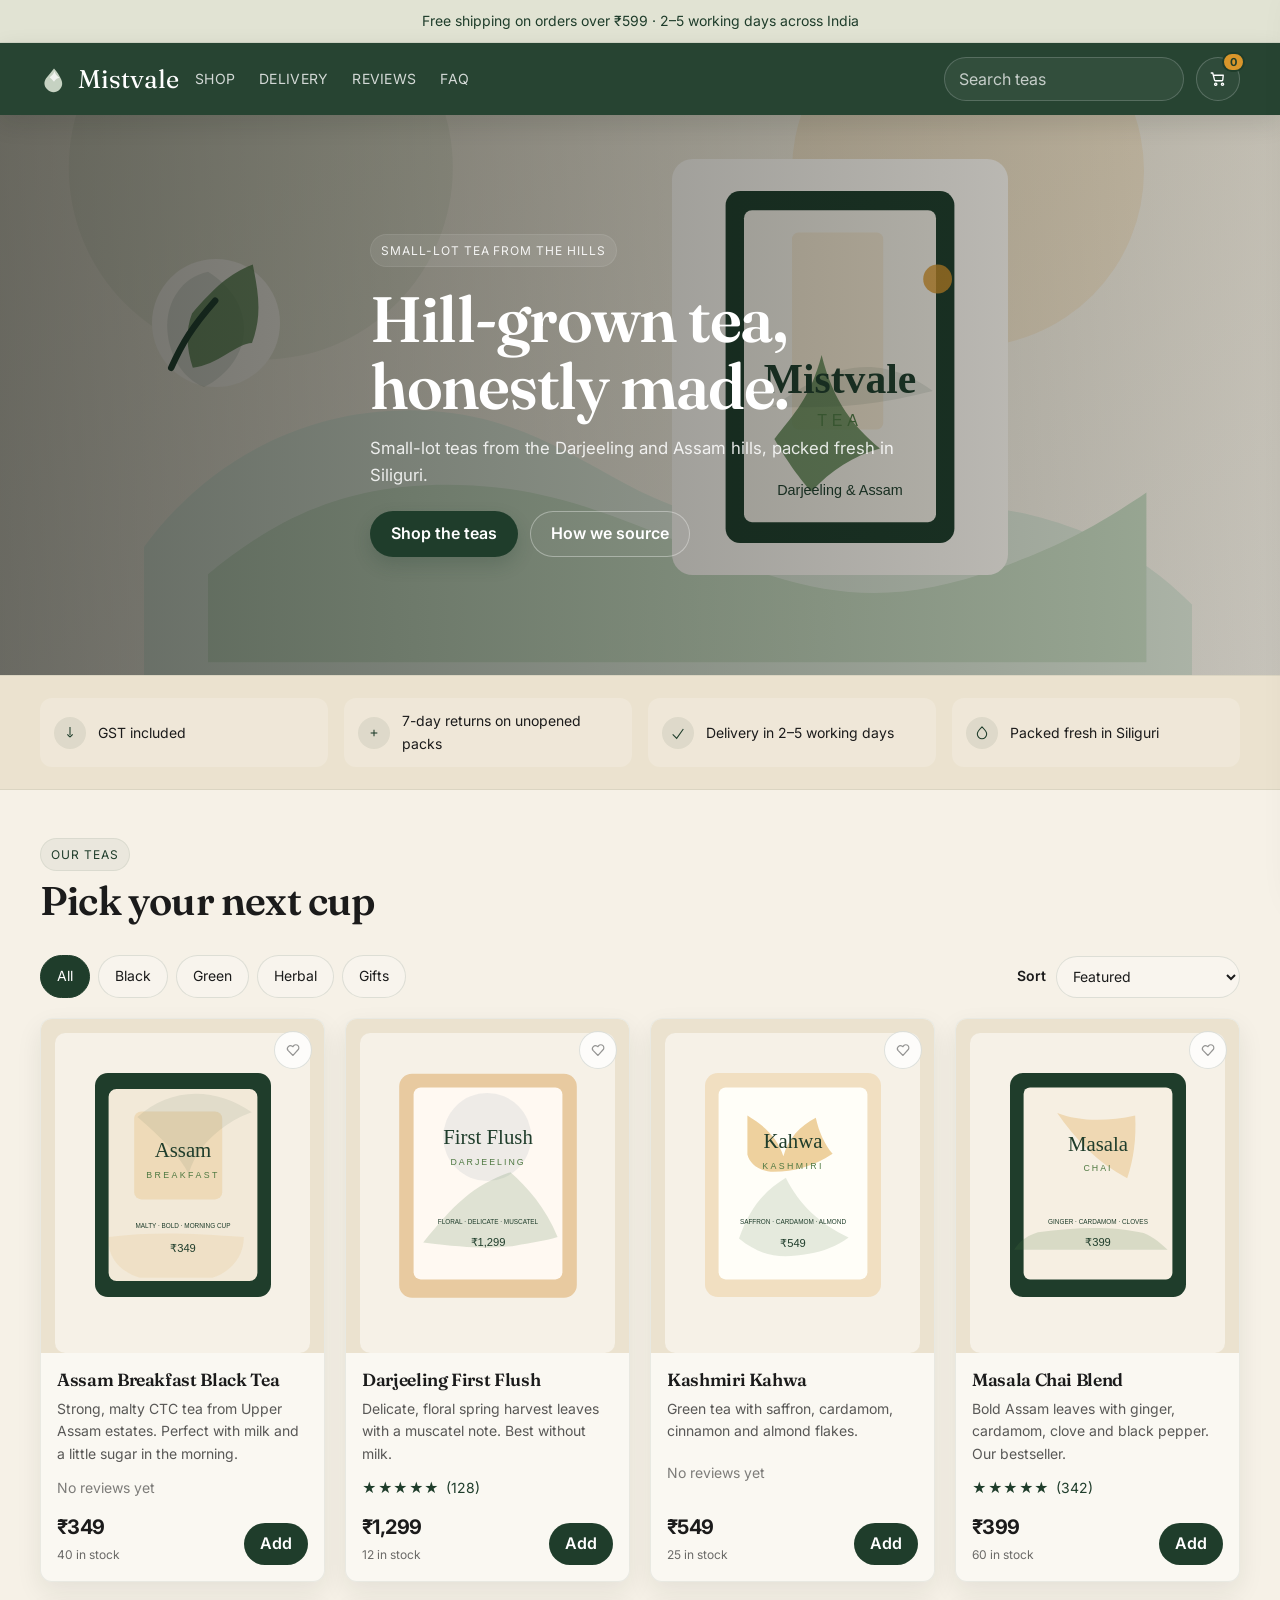
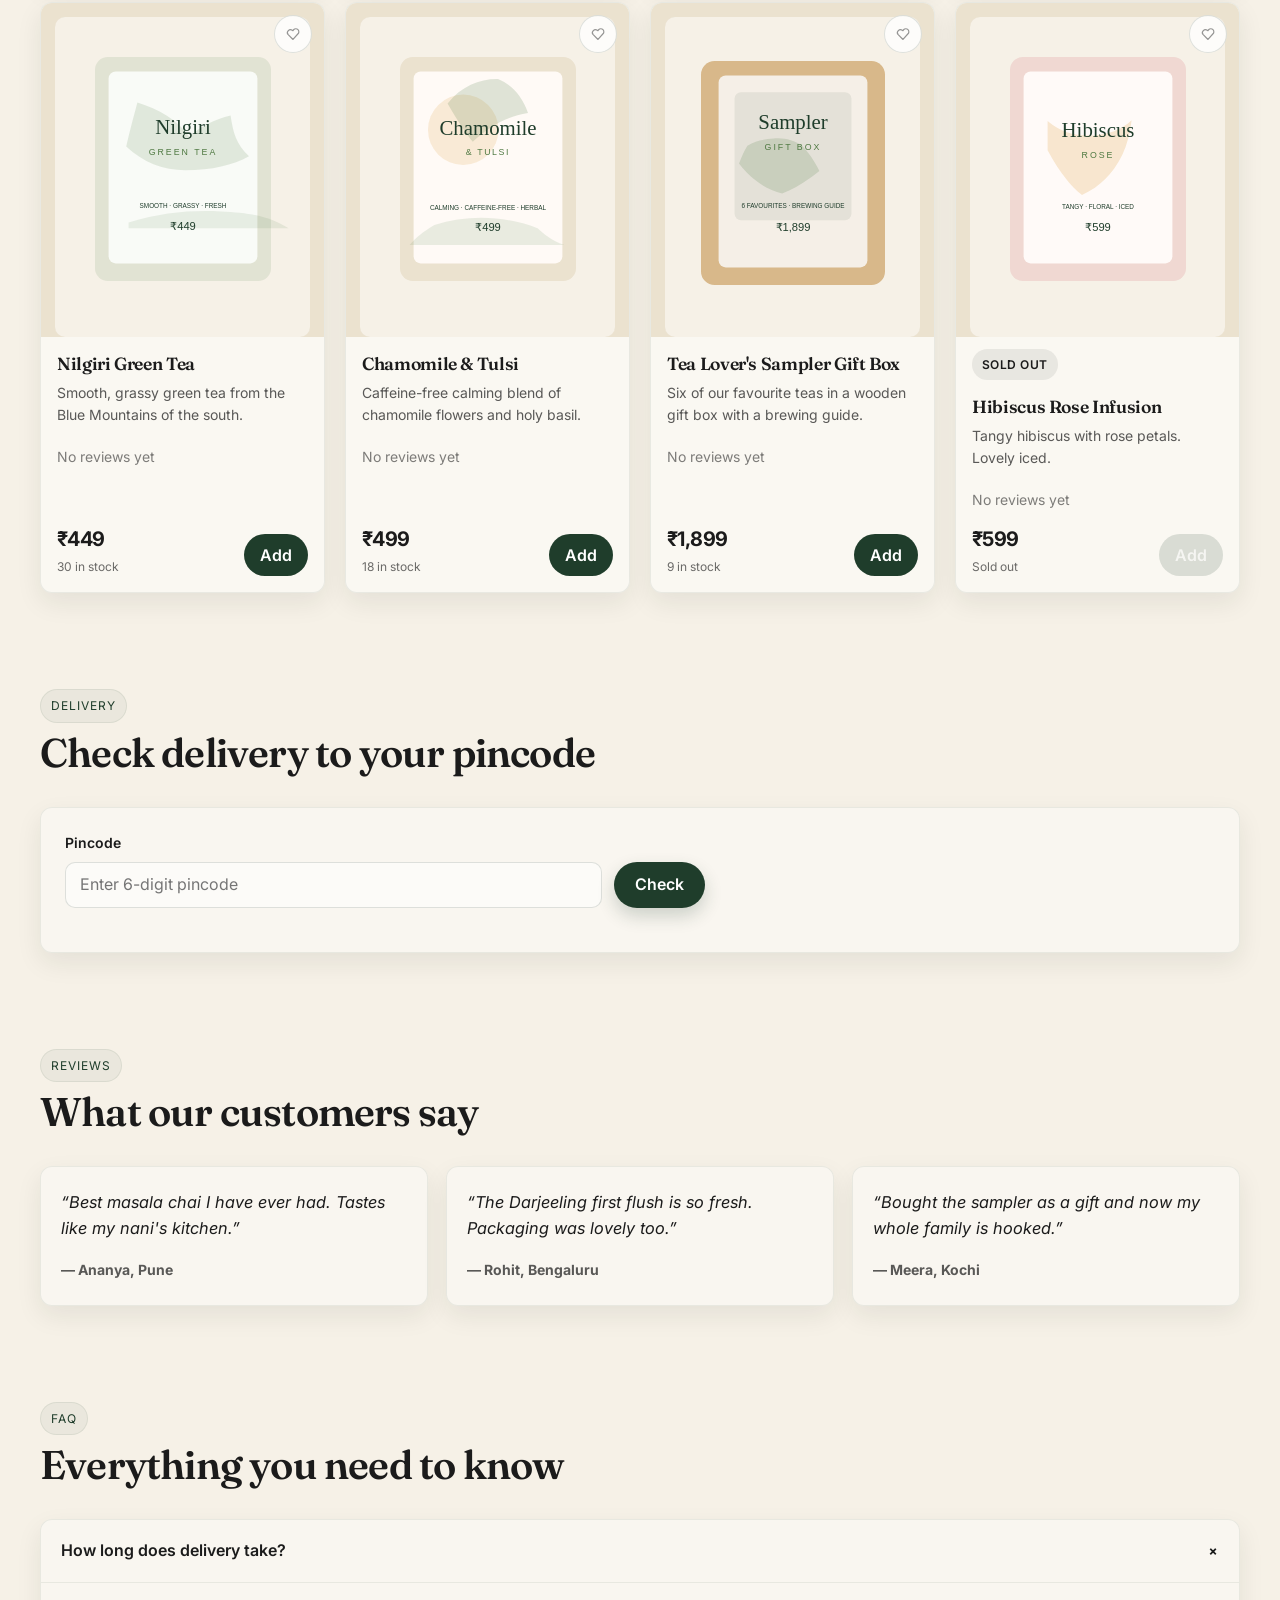
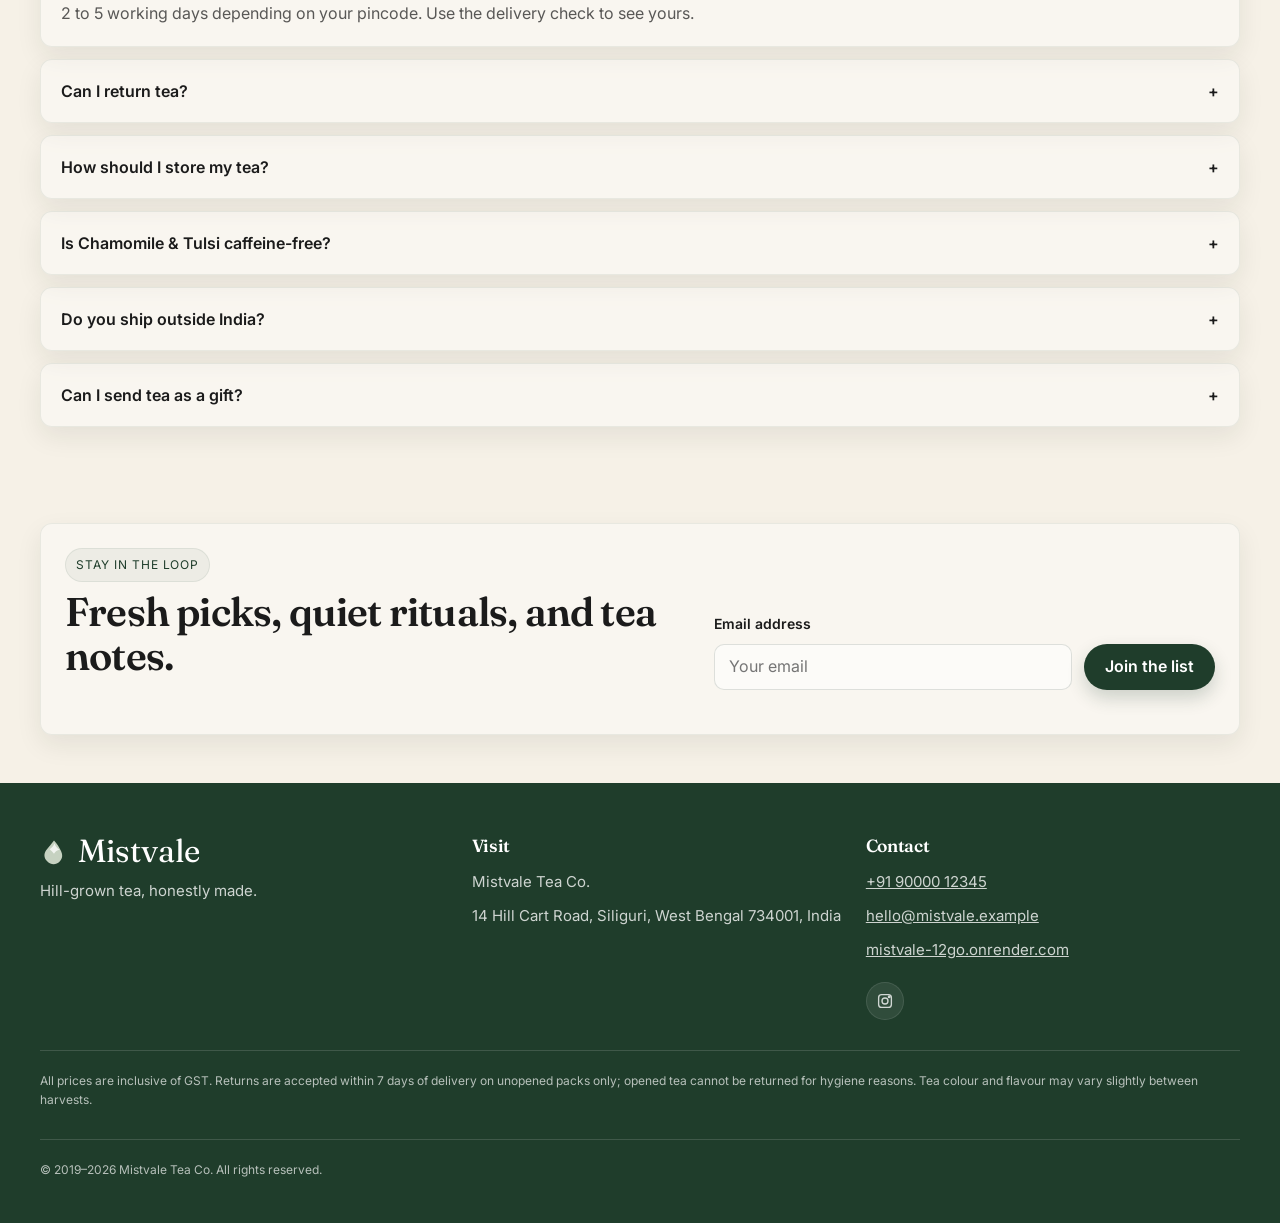
<file: index.html>
﻿<!DOCTYPE html>
<html lang="en">
<head>
  <meta charset="utf-8">
  <meta name="viewport" content="width=device-width, initial-scale=1">
  <title>Mistvale Tea Co. — Hill-grown tea from Darjeeling & Assam</title>
  <meta name="description" content="Mistvale Tea Co. brings small-lot, hill-grown teas from Darjeeling and Assam to your cup. Discover black, green, herbal and gift blends made with care.">
  <link rel="canonical" href="https://mistvale-12go.onrender.com/">
  <meta property="og:type" content="website">
  <meta property="og:title" content="Mistvale Tea Co. — Hill-grown tea from Darjeeling & Assam">
  <meta property="og:description" content="Hill-grown tea, honestly made. Small-lot teas from the Darjeeling and Assam hills, packed fresh in Siliguri.">
  <meta property="og:url" content="https://mistvale-12go.onrender.com/">
  <meta property="og:image" content="https://mistvale-12go.onrender.com/images/hero.svg">
  <meta property="og:site_name" content="Mistvale Tea Co.">
  <meta property="og:locale" content="en_IN">
  <meta name="twitter:card" content="summary_large_image">
  <meta name="twitter:title" content="Mistvale Tea Co. — Hill-grown tea from Darjeeling & Assam">
  <meta name="twitter:description" content="Hill-grown tea, honestly made. Small-lot teas from the Darjeeling and Assam hills, packed fresh in Siliguri.">
  <meta name="twitter:image" content="https://mistvale-12go.onrender.com/images/hero.svg">
  <link rel="preconnect" href="https://fonts.googleapis.com">
  <link rel="preconnect" href="https://fonts.gstatic.com" crossorigin>
  <link rel="stylesheet" href="https://fonts.googleapis.com/css2?family=Fraunces:opsz,wght@9..144,400;9..144,600&family=Inter:wght@400;500;600;700&display=swap">
  <link rel="stylesheet" href="style.css">
</head>
<body>
  <div class="announcement">Free shipping on orders over ₹599 · 2–5 working days across India</div>

  <header class="header">
    <div class="container header-inner">
      <a href="#top" class="brand-mark" aria-label="Mistvale home">
        <svg viewBox="0 0 64 64" aria-hidden="true" focusable="false">
          <path d="M32 8c7 8 12 15 16 24 4 9 4 17-3 24-8 8-20 8-28 0-8-8-9-17-3-26C20 23 26 16 32 8z" fill="currentColor" opacity="0.9"/>
          <path d="M22 28c5-4 9-7 11-14 2 7 6 11 12 15-6 1-10 4-13 9-3-4-7-7-10-10z" fill="rgba(255,255,255,0.75)"/>
        </svg>
        <span>Mistvale</span>
      </a>

      <nav class="header-nav" aria-label="Main navigation">
        <a href="#shop">Shop</a>
        <a href="#delivery">Delivery</a>
        <a href="#reviews">Reviews</a>
        <a href="#faq">FAQ</a>
      </nav>

      <div class="header-tools">
        <label class="sr-only" for="header-search">Search teas</label>
        <input id="header-search" class="head-search" type="search" placeholder="Search teas" aria-label="Search teas">
        <button class="cart-toggle" type="button" id="cart-button" aria-label="Open cart">
          <svg width="18" height="18" viewBox="0 0 24 24" fill="none" aria-hidden="true" stroke="currentColor" stroke-width="1.8" stroke-linecap="round" stroke-linejoin="round"><circle cx="9" cy="19" r="1.5"></circle><circle cx="18" cy="19" r="1.5"></circle><path d="M3 4h2l2.4 9.5a1 1 0 0 0 1 .8h8.9a1 1 0 0 0 1-.76L19 7H7"></path></svg>
          <span class="cart-badge" id="cart-count" aria-live="polite">0</span>
        </button>
      </div>
    </div>
  </header>

  <main id="top">
    <section class="hero" aria-labelledby="hero-title">
      <div class="container hero-content">
        <div class="eyebrow">Small-lot tea from the hills</div>
        <h1 id="hero-title">Hill-grown tea, honestly made.</h1>
        <p>Small-lot teas from the Darjeeling and Assam hills, packed fresh in Siliguri.</p>
        <div class="hero-actions">
          <a class="btn" href="#shop">Shop the teas</a>
          <a class="btn-secondary" href="#about">How we source</a>
        </div>
      </div>
    </section>

    <section class="trust-strip" aria-label="Trust promises">
      <div class="container trust-list">
        <div class="trust-item"><span class="icon-box"><svg width="16" height="16" viewBox="0 0 24 24" fill="none" aria-hidden="true" stroke="currentColor" stroke-width="1.6"><path d="M12 3v12"></path><path d="M12 18l-4-4"></path><path d="M12 18l4-4"></path></svg></span> GST included</div>
        <div class="trust-item"><span class="icon-box"><svg width="16" height="16" viewBox="0 0 24 24" fill="none" aria-hidden="true" stroke="currentColor" stroke-width="1.6"><path d="M7 12h10"></path><path d="M12 7v10"></path></svg></span> 7-day returns on unopened packs</div>
        <div class="trust-item"><span class="icon-box"><svg width="16" height="16" viewBox="0 0 24 24" fill="none" aria-hidden="true" stroke="currentColor" stroke-width="1.6"><path d="M4 14l6 6 10-14"></path></svg></span> Delivery in 2–5 working days</div>
        <div class="trust-item"><span class="icon-box"><svg width="16" height="16" viewBox="0 0 24 24" fill="none" aria-hidden="true" stroke="currentColor" stroke-width="1.6"><path d="M12 3c3.5 3.5 7 6.5 7 10.5A7 7 0 1 1 5 13.5C5 9.5 8.5 6.5 12 3z"></path></svg></span> Packed fresh in Siliguri</div>
      </div>
    </section>

    <section class="section" id="shop">
      <div class="container">
        <div class="shop-header">
          <div>
            <p class="eyebrow" style="background: rgba(31,61,43,0.05); color: var(--tea-green); border-color: rgba(31,61,43,0.08); margin-bottom: 8px;">Our teas</p>
            <h2>Pick your next cup</h2>
          </div>
        </div>

        <div class="shop-controls">
          <div class="chip-row" id="category-filters" aria-label="Shop filters">
            <button class="chip active" type="button" data-category="all">All</button>
            <button class="chip" type="button" data-category="Black">Black</button>
            <button class="chip" type="button" data-category="Green">Green</button>
            <button class="chip" type="button" data-category="Herbal">Herbal</button>
            <button class="chip" type="button" data-category="Gifts">Gifts</button>
          </div>

          <div class="sort-wrap">
            <label for="sort-select">Sort</label>
            <select id="sort-select" aria-label="Sort products">
              <option value="featured">Featured</option>
              <option value="low">Price: low to high</option>
              <option value="high">Price: high to low</option>
              <option value="name">Name</option>
            </select>
          </div>
        </div>

        <div class="product-grid" id="product-grid" aria-live="polite"></div>
        <div id="empty-state" class="empty-state" hidden>No teas match that search yet. Try another blend or reset the filters.</div>
      </div>
    </section>

    <section class="section" id="delivery">
      <div class="container">
        <div class="shop-header">
          <div>
            <p class="eyebrow" style="background: rgba(31,61,43,0.05); color: var(--tea-green); border-color: rgba(31,61,43,0.08); margin-bottom: 8px;">Delivery</p>
            <h2>Check delivery to your pincode</h2>
          </div>
        </div>

        <div class="panel">
          <div class="delivery-box">
            <div class="field">
              <label for="delivery-pin">Pincode</label>
              <input id="delivery-pin" type="text" inputmode="numeric" maxlength="6" aria-describedby="delivery-result" placeholder="Enter 6-digit pincode">
            </div>
            <button class="btn" id="check-pin" type="button">Check</button>
          </div>
          <div id="delivery-result" class="delivery-result" aria-live="polite" role="status"></div>
        </div>
      </div>
    </section>

    <section class="section" id="reviews">
      <div class="container">
        <div class="shop-header">
          <div>
            <p class="eyebrow" style="background: rgba(31,61,43,0.05); color: var(--tea-green); border-color: rgba(31,61,43,0.08); margin-bottom: 8px;">Reviews</p>
            <h2>What our customers say</h2>
          </div>
        </div>

        <div class="reviews-grid">
          <article class="review-card">
            <p>“Best masala chai I have ever had. Tastes like my nani's kitchen.”</p>
            <strong>— Ananya, Pune</strong>
          </article>
          <article class="review-card">
            <p>“The Darjeeling first flush is so fresh. Packaging was lovely too.”</p>
            <strong>— Rohit, Bengaluru</strong>
          </article>
          <article class="review-card">
            <p>“Bought the sampler as a gift and now my whole family is hooked.”</p>
            <strong>— Meera, Kochi</strong>
          </article>
        </div>
      </div>
    </section>

    <section class="section" id="faq">
      <div class="container">
        <div class="shop-header">
          <div>
            <p class="eyebrow" style="background: rgba(31,61,43,0.05); color: var(--tea-green); border-color: rgba(31,61,43,0.08); margin-bottom: 8px;">FAQ</p>
            <h2>Everything you need to know</h2>
          </div>
        </div>

        <div class="faq-list">
          <details class="faq-item" open>
            <summary><span>How long does delivery take?</span><span aria-hidden="true">+</span></summary>
            <div class="faq-answer">2 to 5 working days depending on your pincode. Use the delivery check to see yours.</div>
          </details>
          <details class="faq-item">
            <summary><span>Can I return tea?</span><span aria-hidden="true">+</span></summary>
            <div class="faq-answer">Unopened packs can be returned within 7 days of delivery. Opened tea cannot be returned for hygiene reasons.</div>
          </details>
          <details class="faq-item">
            <summary><span>How should I store my tea?</span><span aria-hidden="true">+</span></summary>
            <div class="faq-answer">In an airtight container, away from light, heat and strong smells. It tastes best within 6 months of opening.</div>
          </details>
          <details class="faq-item">
            <summary><span>Is Chamomile &amp; Tulsi caffeine-free?</span><span aria-hidden="true">+</span></summary>
            <div class="faq-answer">Yes, it is a caffeine-free herbal blend.</div>
          </details>
          <details class="faq-item">
            <summary><span>Do you ship outside India?</span><span aria-hidden="true">+</span></summary>
            <div class="faq-answer">Not yet. We currently deliver within India only.</div>
          </details>
          <details class="faq-item">
            <summary><span>Can I send tea as a gift?</span><span aria-hidden="true">+</span></summary>
            <div class="faq-answer">Yes. The Tea Lover's Sampler comes in a wooden gift box with a brewing guide.</div>
          </details>
        </div>
      </div>
    </section>

    <section class="section" id="newsletter">
      <div class="container">
        <div class="newsletter-wrap">
          <div class="newsletter-inner">
            <div>
              <p class="eyebrow" style="background: rgba(31,61,43,0.05); color: var(--tea-green); border-color: rgba(31,61,43,0.08); margin-bottom: 8px;">Stay in the loop</p>
              <h2>Fresh picks, quiet rituals, and tea notes.</h2>
            </div>
            <form class="newsletter-form" id="newsletter-form" novalidate>
              <div class="field newsletter-field">
                <label for="newsletter-email">Email address</label>
                <input id="newsletter-email" type="email" placeholder="Your email" aria-describedby="newsletter-message">
              </div>
              <button class="btn" type="submit">Join the list</button>
            </form>
          </div>
          <div id="newsletter-message" class="form-message" aria-live="polite"></div>
        </div>
      </div>
    </section>
  </main>

  <footer class="footer">
    <div class="container">
      <div class="footer-grid">
        <div class="footer-brand">
          <div class="brand-mark" aria-label="Mistvale Tea Co.">
            <svg viewBox="0 0 64 64" aria-hidden="true" focusable="false">
              <path d="M32 8c7 8 12 15 16 24 4 9 4 17-3 24-8 8-20 8-28 0-8-8-9-17-3-26C20 23 26 16 32 8z" fill="currentColor" opacity="0.9"/>
              <path d="M22 28c5-4 9-7 11-14 2 7 6 11 12 15-6 1-10 4-13 9-3-4-7-7-10-10z" fill="rgba(255,255,255,0.75)"/>
            </svg>
            <span>Mistvale</span>
          </div>
          <p>Hill-grown tea, honestly made.</p>
        </div>

        <div class="footer-col">
          <h3>Visit</h3>
          <p>Mistvale Tea Co.</p>
          <p>14 Hill Cart Road, Siliguri, West Bengal 734001, India</p>
        </div>

        <div class="footer-col">
          <h3>Contact</h3>
          <p><a href="tel:+919000012345">+91 90000 12345</a></p>
          <p><a href="mailto:hello@mistvale.example">hello@mistvale.example</a></p>
          <p><a href="https://mistvale-12go.onrender.com" target="_blank" rel="noreferrer">mistvale-12go.onrender.com</a></p>
          <div class="footer-socials">
            <a class="social-link" href="https://instagram.com/mistvale.example" aria-label="Mistvale on Instagram">
              <svg width="18" height="18" viewBox="0 0 24 24" fill="none" aria-hidden="true" stroke="currentColor" stroke-width="1.8"><rect x="3.5" y="3.5" width="17" height="17" rx="4"></rect><circle cx="12" cy="12" r="4"></circle><circle cx="17.5" cy="6.5" r="1"></circle></svg>
            </a>
          </div>
        </div>
      </div>

      <p class="legal">All prices are inclusive of GST. Returns are accepted within 7 days of delivery on unopened packs only; opened tea cannot be returned for hygiene reasons. Tea colour and flavour may vary slightly between harvests.</p>
      <p class="legal">© 2019–2026 Mistvale Tea Co. All rights reserved.</p>
    </div>
  </footer>

  <div class="cart-overlay" id="cart-overlay" aria-hidden="true"></div>

  <aside class="cart-drawer" id="cart-drawer" aria-label="Shopping cart" aria-live="polite">
    <div class="cart-header">
      <h3>Your cart</h3>
      <button class="icon-button" type="button" aria-label="Close cart" id="close-cart" style="width:36px;height:36px;border:none;border-radius:50%;background:rgba(31,61,43,0.08);color:var(--ink);font-size:1.5rem;line-height:1;">×</button>
    </div>
    <div class="cart-body">
      <div id="cart-items"></div>
    </div>
    <div class="cart-footer">
      <div class="cart-totals" id="cart-totals"></div>
      <div class="coupon-form">
        <label class="sr-only" for="coupon-input">Coupon code</label>
        <input id="coupon-input" type="text" placeholder="Coupon code">
        <button class="btn" id="apply-coupon" type="button">Apply</button>
      </div>
      <p class="shipping-alert" id="shipping-alert"></p>
      <button class="btn" id="checkout-button" type="button">Checkout</button>
    </div>
  </aside>

  <div class="quickview" id="quickview" aria-hidden="true">
    <div class="quickview-card" role="dialog" aria-modal="true" aria-label="Quick view product">
      <button class="quickview-close" type="button" id="close-quickview" aria-label="Close product quick view">×</button>
      <div class="quickview-grid" id="quickview-content"></div>
    </div>
  </div>

  <div id="toast" class="toast" aria-live="polite" role="status"></div>

  <form id="checkout-form" action="https://mistvale.example/cart/checkout" method="POST" style="display:none;">
    <input type="hidden" name="items">
    <input type="hidden" name="coupon">
  </form>

  <script src="script.js" defer></script>
</body>
</html>
</file>
<file: style.css>
:root {
  --tea-green: #1f3d2b;
  --leaf: #4f7942;
  --cream: #f6f1e7;
  --parchment: #ebe2cf;
  --saffron: #d9962b;
  --ink: #1b1b1b;
  --error: #b3261e;
  --muted: rgba(27, 27, 27, 0.72);
  --line: rgba(31, 61, 43, 0.12);
  --shadow: 0 10px 26px rgba(24, 32, 25, 0.08);
  --radius: 12px;
  --max-width: 1200px;
  --transition-duration: 220ms;
}

* { box-sizing: border-box; }

html { scroll-behavior: smooth; }

body {
  margin: 0;
  background: var(--cream);
  color: var(--ink);
  font-family: 'Inter', Arial, sans-serif;
  font-size: 16px;
  line-height: 1.6;
  text-rendering: optimizeLegibility;
  -webkit-font-smoothing: antialiased;
}

img { max-width: 100%; display: block; }

a { color: inherit; }
button, input, select { font: inherit; }
button { cursor: pointer; }
input, select { border: 1px solid var(--line); border-radius: 10px; background: #fff; color: var(--ink); }
[disabled] { cursor: not-allowed; opacity: 0.6; }

h1, h2, h3, h4 { margin: 0 0 12px; font-family: 'Fraunces', Georgia, serif; font-weight: 600; letter-spacing: -0.02em; }
h1 { font-size: clamp(40px, 6vw, 64px); line-height: 1.05; }
h2 { font-size: clamp(28px, 4vw, 40px); line-height: 1.1; }
h3 { font-size: 22px; line-height: 1.2; }
p { margin: 0 0 16px; }

.container {
  width: min(var(--max-width), calc(100% - 32px));
  margin: 0 auto;
}

.sr-only {
  position: absolute;
  width: 1px;
  height: 1px;
  padding: 0;
  margin: -1px;
  overflow: hidden;
  clip: rect(0, 0, 0, 0);
  white-space: nowrap;
  border: 0;
}

.announcement {
  background: rgba(79, 121, 66, 0.12);
  border-bottom: 1px solid rgba(31, 61, 43, 0.08);
  color: var(--tea-green);
  font-size: 14px;
  text-align: center;
  padding: 10px 16px;
}

.header {
  position: sticky;
  top: 0;
  z-index: 30;
  background: rgba(31, 61, 43, 0.96);
  backdrop-filter: blur(8px);
  color: #fff;
  box-shadow: 0 8px 24px rgba(16, 22, 19, 0.12);
}

.header-inner {
  display: flex;
  align-items: center;
  justify-content: space-between;
  min-height: 72px;
  gap: 16px;
}

.brand-mark {
  display: inline-flex;
  align-items: center;
  gap: 10px;
  color: #fff;
  text-decoration: none;
  font-family: 'Fraunces', Georgia, serif;
  font-size: 1.6rem;
  line-height: 1;
}

.brand-mark svg {
  width: 28px;
  height: 28px;
  color: #d8e2d2;
}

.header-nav {
  display: flex;
  align-items: center;
  gap: 24px;
  color: rgba(255, 255, 255, 0.8);
  font-size: 14px;
  letter-spacing: 0.02em;
  text-transform: uppercase;
}

.header-nav a {
  text-decoration: none;
  transition: color var(--transition-duration) ease;
}

.header-nav a:hover,
.header-nav a:focus-visible { color: #fff; }

.header-tools {
  display: flex;
  align-items: center;
  gap: 12px;
  margin-left: auto;
}

.search-trigger {
  display: inline-flex;
  align-items: center;
  justify-content: center;
  width: 44px;
  height: 44px;
  border-radius: 999px;
  border: 1px solid rgba(255, 255, 255, 0.2);
  background: rgba(255, 255, 255, 0.04);
  color: #fff;
  transition: background-color var(--transition-duration) ease, transform var(--transition-duration) ease, border-color var(--transition-duration) ease;
}

.head-search {
  width: min(240px, 38vw);
  border: 1px solid rgba(255, 255, 255, 0.18);
  background: rgba(255, 255, 255, 0.05);
  color: #fff;
  height: 44px;
  padding: 0 14px;
  border-radius: 999px;
  outline: none;
  transition: border-color var(--transition-duration) ease, box-shadow var(--transition-duration) ease;
}

.head-search::placeholder { color: rgba(255, 255, 255, 0.72); }
.head-search:focus-visible {
  border-color: var(--saffron);
  box-shadow: 0 0 0 2px rgba(217, 150, 43, 0.35);
}

.cart-toggle {
  position: relative;
  width: 44px;
  height: 44px;
  border: 1px solid rgba(255,255,255,0.2);
  border-radius: 50%;
  display: inline-flex;
  align-items: center;
  justify-content: center;
  background: rgba(255,255,255,0.04);
  color: #fff;
  transition: background-color var(--transition-duration) ease, transform var(--transition-duration) ease;
}

.cart-badge {
  position: absolute;
  top: -6px;
  right: -6px;
  min-width: 20px;
  height: 20px;
  border-radius: 999px;
  background: var(--saffron);
  color: var(--tea-green);
  font-size: 11px;
  font-weight: 700;
  display: grid;
  place-items: center;
  padding: 0 6px;
  border: 2px solid var(--tea-green);
}

.header-button:hover,
.cart-toggle:hover,
.search-trigger:hover { transform: translateY(-1px); }

.section {
  padding: 48px 0;
}

.hero {
  position: relative;
  background: url('images/hero.svg') center/cover no-repeat;
  min-height: 560px;
  display: flex;
  align-items: center;
  isolation: isolate;
}

.hero::before {
  content: "";
  position: absolute;
  inset: 0;
  background: linear-gradient(90deg, rgba(9, 14, 12, 0.58), rgba(9, 14, 12, 0.2));
  z-index: -1;
}

.hero-content {
  max-width: 540px;
  color: #fff;
  padding: 48px 0;
}

.eyebrow {
  display: inline-flex;
  align-items: center;
  gap: 8px;
  background: rgba(255,255,255,0.08);
  border: 1px solid rgba(255,255,255,0.08);
  border-radius: 999px;
  padding: 6px 10px;
  color: rgba(255,255,255,0.9);
  font-size: 12px;
  letter-spacing: 0.08em;
  text-transform: uppercase;
  margin-bottom: 18px;
}

.hero p {
  font-size: 1.05rem;
  color: rgba(255,255,255,0.86);
  margin: 16px 0 22px;
}

.hero-actions {
  display: flex;
  flex-wrap: wrap;
  gap: 12px;
  align-items: center;
}

.btn,
.btn-secondary,
.chip,
.qty-button,
.wishlist-btn,
.icon-button {
  transition: background-color var(--transition-duration) ease, border-color var(--transition-duration) ease, color var(--transition-duration) ease, transform var(--transition-duration) ease, box-shadow var(--transition-duration) ease, opacity var(--transition-duration) ease;
}

.btn {
  display: inline-flex;
  align-items: center;
  justify-content: center;
  min-height: 46px;
  padding: 0 20px;
  border: 1px solid transparent;
  border-radius: 999px;
  background: var(--tea-green);
  color: #fff;
  text-decoration: none;
  font-weight: 600;
  box-shadow: 0 8px 18px rgba(31, 61, 43, 0.2);
}

.btn-secondary {
  display: inline-flex;
  align-items: center;
  justify-content: center;
  min-height: 46px;
  padding: 0 20px;
  border: 1px solid rgba(255,255,255,0.35);
  border-radius: 999px;
  background: rgba(255,255,255,0.03);
  color: #fff;
  text-decoration: none;
  font-weight: 600;
}

.btn:hover,
.btn-secondary:hover,
.chip:hover,
.qty-button:hover,
.wishlist-btn:hover,
.icon-button:hover { transform: translateY(-1px); }

.btn:focus-visible,
.btn-secondary:focus-visible,
.chip:focus-visible,
.qty-button:focus-visible,
.wishlist-btn:focus-visible,
.icon-button:focus-visible,
.head-search:focus-visible,
.cart-toggle:focus-visible,
.search-trigger:focus-visible,
input:focus-visible,
select:focus-visible,
summary:focus-visible,
.faq-item:focus-within {
  outline: 2px solid var(--saffron);
  outline-offset: 2px;
}

.btn:active,
.btn-secondary:active,
.chip:active,
.qty-button:active,
.wishlist-btn:active,
.icon-button:active { transform: translateY(0); }

.trust-strip {
  background: var(--parchment);
  border-top: 1px solid rgba(31, 61, 43, 0.08);
  border-bottom: 1px solid rgba(31, 61, 43, 0.08);
}

.trust-list {
  display: grid;
  grid-template-columns: repeat(4, minmax(0, 1fr));
  gap: 16px;
  padding: 22px 0;
}

.trust-item {
  display: flex;
  align-items: center;
  gap: 12px;
  background: rgba(255, 255, 255, 0.18);
  border-radius: var(--radius);
  padding: 12px 14px;
  color: var(--ink);
  font-size: 14px;
}

.icon-box {
  width: 32px;
  height: 32px;
  border-radius: 50%;
  background: rgba(31, 61, 43, 0.08);
  display: grid;
  place-items: center;
  color: var(--tea-green);
  flex-shrink: 0;
}

.shop-header {
  display: flex;
  align-items: end;
  justify-content: space-between;
  gap: 16px;
  margin-bottom: 20px;
}

.shop-controls {
  display: flex;
  flex-wrap: wrap;
  align-items: center;
  justify-content: space-between;
  gap: 16px;
  margin-bottom: 20px;
}

.chip-row {
  display: flex;
  flex-wrap: wrap;
  gap: 8px;
}

.chip {
  border: 1px solid rgba(31, 61, 43, 0.12);
  background: rgba(255,255,255,0.26);
  color: var(--ink);
  border-radius: 999px;
  padding: 9px 16px;
  font-size: 14px;
  min-height: 40px;
}

.chip.active {
  background: var(--tea-green);
  color: #fff;
  border-color: var(--tea-green);
}

.sort-wrap {
  display: flex;
  align-items: center;
  gap: 10px;
  font-size: 14px;
  color: var(--muted);
}

.sort-wrap select {
  min-width: 184px;
  height: 42px;
  padding: 0 12px;
  border-radius: 999px;
  border-color: rgba(31, 61, 43, 0.12);
  background: rgba(255,255,255,0.3);
}

.product-grid {
  display: grid;
  grid-template-columns: repeat(2, minmax(0, 1fr));
  gap: 20px;
  align-items: stretch;
}

.empty-state {
  margin-top: 18px;
  background: rgba(255,255,255,0.38);
  border: 1px solid rgba(31,61,43,0.08);
  border-radius: var(--radius);
  box-shadow: var(--shadow);
  color: var(--muted);
  font-size: 1rem;
  padding: 24px 20px;
  text-align: center;
}

.product-card {
  position: relative;
  display: flex;
  flex-direction: column;
  background: rgba(255,255,255,0.48);
  border: 1px solid rgba(31,61,43,0.08);
  border-radius: var(--radius);
  box-shadow: var(--shadow);
  overflow: hidden;
  transition: transform var(--transition-duration) ease, box-shadow var(--transition-duration) ease;
}

.product-card:hover { transform: translateY(-2px); box-shadow: 0 14px 32px rgba(19, 27, 23, 0.12); }

.wishlist-btn {
  position: absolute;
  top: 12px;
  right: 12px;
  width: 38px;
  height: 38px;
  border: 1px solid rgba(31,61,43,0.14);
  border-radius: 50%;
  background: rgba(255,255,255,0.8);
  color: rgba(27,27,27,0.46);
  display: grid;
  place-items: center;
  z-index: 2;
}

.wishlist-btn[aria-pressed="true"] { color: var(--error); background: rgba(179, 38, 30, 0.08); }

.product-image-wrap {
  background: var(--parchment);
  padding: 14px 14px 0;
}

.product-image {
  width: 100%;
  aspect-ratio: 1;
  object-fit: cover;
  border-radius: 10px;
  cursor: pointer;
  background: rgba(0,0,0,0.03);
}

.badge {
  display: inline-flex;
  align-items: center;
  padding: 6px 10px;
  border-radius: 999px;
  font-size: 12px;
  font-weight: 600;
  letter-spacing: 0.04em;
  text-transform: uppercase;
  background: rgba(31, 61, 43, 0.08);
  color: var(--tea-green);
  margin: 12px 0 0 16px;
  width: fit-content;
}

.badge.sold-out {
  background: rgba(27,27,27,0.08);
  color: var(--ink);
}

.product-body {
  display: flex;
  flex: 1;
  flex-direction: column;
  padding: 16px;
}

.product-meta {
  display: flex;
  justify-content: space-between;
  gap: 12px;
  align-items: center;
  margin-bottom: 8px;
}

.product-name {
  font-size: 1.1rem;
  font-weight: 600;
  font-family: 'Fraunces', Georgia, serif;
  margin: 0;
}

.product-desc {
  color: var(--muted);
  font-size: 14px;
  margin-bottom: 12px;
  min-height: 52px;
}

.rating-row {
  display: flex;
  align-items: center;
  gap: 6px;
  color: var(--tea-green);
  font-size: 14px;
  margin-bottom: 12px;
}

.rating-row .stars { letter-spacing: 0.04em; }
.rating-row.muted { color: rgba(27,27,27,0.56); }

.product-footer {
  display: flex;
  justify-content: space-between;
  align-items: end;
  gap: 16px;
  margin-top: auto;
}

.price-group {
  display: flex;
  flex-direction: column;
  gap: 2px;
}

.price {
  font-size: 1.25rem;
  font-weight: 700;
  color: var(--ink);
  letter-spacing: -0.03em;
}

.stock { color: rgba(27,27,27,0.64); font-size: 12px; }

.product-add {
  border: none;
  border-radius: 999px;
  min-height: 42px;
  padding: 0 16px;
  background: var(--tea-green);
  color: #fff;
  font-weight: 600;
}

.product-add[disabled] {
  background: rgba(31,61,43,0.25);
  color: rgba(255,255,255,0.8);
}

.panel {
  background: rgba(255,255,255,0.38);
  border: 1px solid rgba(31,61,43,0.08);
  border-radius: var(--radius);
  padding: 24px;
  box-shadow: var(--shadow);
}

.delivery-box {
  display: grid;
  grid-template-columns: 1fr auto;
  gap: 12px;
  align-items: end;
  max-width: 640px;
}

.field {
  display: flex;
  flex-direction: column;
  gap: 8px;
}

label {
  font-size: 14px;
  font-weight: 600;
  color: var(--ink);
}

input[type="text"],
input[type="email"],
input[type="number"] {
  width: 100%;
  min-height: 46px;
  padding: 0 14px;
  border-radius: 10px;
  border: 1px solid rgba(31,61,43,0.14);
  background: rgba(255,255,255,0.52);
  color: var(--ink);
}

.delivery-result,
.form-message,
.toast {
  font-size: 14px;
  line-height: 1.5;
  min-height: 20px;
}

.delivery-result.error,
.form-message.error { color: var(--error); }
.delivery-result.success,
.form-message.success { color: var(--leaf); }

.reviews-grid {
  display: grid;
  grid-template-columns: repeat(3, minmax(0, 1fr));
  gap: 18px;
}

.review-card {
  background: rgba(255,255,255,0.38);
  border: 1px solid rgba(31,61,43,0.08);
  border-radius: var(--radius);
  padding: 22px 20px;
  box-shadow: var(--shadow);
}

.review-card p {
  font-size: 1.02rem;
  color: var(--ink);
  margin-bottom: 16px;
  font-style: italic;
}

.review-card strong {
  font-size: 14px;
  color: var(--muted);
}

.faq-list {
  display: grid;
  gap: 12px;
}

.faq-item {
  background: rgba(255,255,255,0.38);
  border: 1px solid rgba(31,61,43,0.08);
  border-radius: var(--radius);
  overflow: hidden;
  box-shadow: var(--shadow);
}

.faq-item summary {
  list-style: none;
  cursor: pointer;
  display: flex;
  align-items: center;
  justify-content: space-between;
  min-height: 62px;
  padding: 18px 20px;
  font-weight: 600;
  color: var(--ink);
}

.faq-item summary::-webkit-details-marker { display: none; }
.faq-item[open] summary { border-bottom: 1px solid rgba(31,61,43,0.08); }

.faq-item summary span:last-child {
  display: inline-flex;
  transition: transform var(--transition-duration) ease;
}

.faq-item[open] summary span:last-child { transform: rotate(45deg); }

.faq-answer {
  padding: 18px 20px 20px;
  color: var(--muted);
}

.newsletter-wrap {
  background: rgba(255,255,255,0.38);
  border: 1px solid rgba(31,61,43,0.08);
  border-radius: var(--radius);
  box-shadow: var(--shadow);
  padding: 24px;
}

.newsletter-inner {
  display: flex;
  align-items: end;
  gap: 16px;
  justify-content: space-between;
}

.newsletter-form {
  display: flex;
  gap: 12px;
  align-items: end;
  width: min(560px, 100%);
}

.newsletter-field {
  flex: 1;
  min-width: 0;
}

.footer {
  background: var(--tea-green);
  color: rgba(255,255,255,0.9);
  padding: 52px 0 28px;
}

.footer-grid {
  display: grid;
  grid-template-columns: 1.1fr 1fr 1fr;
  gap: 20px;
  align-items: start;
}

.footer-brand {
  display: flex;
  flex-direction: column;
  gap: 12px;
}

.footer-brand .brand-mark {
  font-size: 2rem;
}

.footer-brand p,
.footer-col p,
.footer-col a {
  color: rgba(255,255,255,0.78);
  margin: 0;
  font-size: 15px;
}

.footer-col {
  display: flex;
  flex-direction: column;
  gap: 10px;
}

.footer-col h3 {
  color: #fff;
  margin: 0 0 4px;
  font-size: 1.1rem;
}

.footer-socials {
  display: flex;
  flex-wrap: wrap;
  gap: 10px;
  margin-top: 10px;
}

.social-link {
  width: 38px;
  height: 38px;
  border-radius: 50%;
  display: grid;
  place-items: center;
  background: rgba(255,255,255,0.08);
  color: #fff;
  border: 1px solid rgba(255,255,255,0.1);
  text-decoration: none;
}

.legal {
  margin-top: 30px;
  padding-top: 20px;
  border-top: 1px solid rgba(255,255,255,0.14);
  color: rgba(255,255,255,0.68);
  font-size: 12px;
  line-height: 1.6;
}

.cart-overlay {
  position: fixed;
  inset: 0;
  background: rgba(24, 28, 24, 0.24);
  opacity: 0;
  visibility: hidden;
  transition: opacity var(--transition-duration) ease, visibility var(--transition-duration) ease;
  z-index: 40;
}

.cart-overlay.open { opacity: 1; visibility: visible; }

.cart-drawer {
  position: fixed;
  top: 0;
  right: 0;
  width: min(420px, 100%);
  height: 100vh;
  background: #fff;
  box-shadow: -18px 0 40px rgba(19, 27, 22, 0.12);
  transform: translateX(110%);
  transition: transform 250ms ease;
  z-index: 50;
  display: flex;
  flex-direction: column;
}

.cart-drawer.open { transform: translateX(0); }

.cart-header,
.cart-footer {
  padding: 18px 20px;
  border-bottom: 1px solid rgba(31,61,43,0.08);
}

.cart-header {
  display: flex;
  justify-content: space-between;
  align-items: center;
  background: rgba(246, 241, 231, 0.6);
}

.cart-body {
  flex: 1;
  overflow-y: auto;
  padding: 18px 20px;
}

.cart-item {
  display: grid;
  grid-template-columns: 1fr auto;
  gap: 12px;
  padding: 12px 0;
  border-bottom: 1px solid rgba(31,61,43,0.08);
}

.cart-item-info h4 {
  margin: 0 0 4px;
  font-size: 1rem;
  font-family: 'Fraunces', Georgia, serif;
}

.cart-item-info .small {
  color: var(--muted);
  font-size: 14px;
}

.qty-control {
  display: inline-flex;
  align-items: center;
  gap: 8px;
  margin-top: 8px;
}

.qty-button {
  width: 30px;
  height: 30px;
  border-radius: 50%;
  border: 1px solid rgba(31,61,43,0.15);
  background: #fff;
  color: var(--ink);
}

.qty-value {
  min-width: 18px;
  text-align: center;
  font-weight: 600;
}

.remove-link {
  color: var(--error);
  font-size: 13px;
  text-decoration: none;
}

.cart-totals {
  display: grid;
  gap: 8px;
  margin-top: 14px;
  padding-top: 12px;
  border-top: 1px solid rgba(31,61,43,0.06);
}

.tot-row {
  display: flex;
  justify-content: space-between;
  gap: 12px;
  font-size: 14px;
  color: var(--muted);
}

.tot-row strong { color: var(--ink); }

.coupon-form {
  display: grid;
  grid-template-columns: 1fr auto;
  gap: 10px;
  margin: 10px 0 14px;
}

.cart-footer {
  border-bottom: none;
  background: rgba(246,241,231,0.7);
  display: grid;
  gap: 12px;
}

.shipping-alert {
  font-size: 13px;
  color: var(--muted);
  margin: 0;
}

.toast {
  position: fixed;
  left: 50%;
  bottom: 24px;
  transform: translateX(-50%) translateY(20px);
  background: rgba(27,27,27,0.92);
  color: #fff;
  padding: 12px 16px;
  border-radius: 999px;
  font-size: 14px;
  opacity: 0;
  transition: opacity var(--transition-duration) ease, transform var(--transition-duration) ease;
  z-index: 80;
  pointer-events: none;
  max-width: min(520px, calc(100vw - 32px));
  text-align: center;
}

.toast.show {
  opacity: 1;
  transform: translateX(-50%) translateY(0);
}

.quickview {
  position: fixed;
  inset: 0;
  background: rgba(23, 28, 24, 0.42);
  opacity: 0;
  visibility: hidden;
  transition: opacity var(--transition-duration) ease, visibility var(--transition-duration) ease;
  display: grid;
  place-items: center;
  z-index: 90;
}

.quickview.open { opacity: 1; visibility: visible; }

.quickview-card {
  position: relative;
  width: min(760px, calc(100vw - 32px));
  background: #fff;
  border-radius: 20px;
  padding: 20px;
  box-shadow: 0 18px 48px rgba(17, 22, 18, 0.18);
}

.quickview-close {
  position: absolute;
  top: 16px;
  right: 16px;
  width: 36px;
  height: 36px;
  border-radius: 50%;
  border: none;
  background: rgba(31,61,43,0.08);
  font-size: 1.5rem;
  line-height: 1;
  color: var(--ink);
}

.quickview-grid {
  display: grid;
  grid-template-columns: minmax(220px, 320px) minmax(0, 1fr);
  gap: 24px;
  align-items: center;
}

.quickview-image {
  width: 100%;
  aspect-ratio: 1;
  object-fit: cover;
  border-radius: 12px;
  background: var(--parchment);
}

.quickview-body h3 { margin-bottom: 10px; }
.quickview-body p { margin-bottom: 12px; }

@media (min-width: 720px) {
  .product-grid { grid-template-columns: repeat(2, minmax(0, 1fr)); }
}

@media (min-width: 1040px) {
  .product-grid { grid-template-columns: repeat(3, minmax(0, 1fr)); }
}

@media (min-width: 1200px) {
  .product-grid { grid-template-columns: repeat(4, minmax(0, 1fr)); }
}

@media (max-width: 840px) {
  .header-inner {
    flex-wrap: wrap;
    padding: 12px 0;
  }

  .header-nav {
    order: 3;
    width: 100%;
    justify-content: space-between;
    gap: 12px;
  }

  .trust-list,
  .reviews-grid,
  .footer-grid,
  .quickview-grid {
    grid-template-columns: 1fr;
  }

  .newsletter-inner,
  .shop-header,
  .delivery-box {
    display: block;
  }

  .newsletter-form {
    display: grid;
    width: 100%;
  }
}

@media (max-width: 600px) {
  .section { padding: 48px 0; }
  .header-nav { font-size: 12px; }
  .head-search { width: min(100%, 180px); }
  .hero { min-height: 480px; }
  .hero-content { padding: 32px 0; }
  .product-grid { grid-template-columns: repeat(2, minmax(0, 1fr)); }
  .sort-wrap { width: 100%; justify-content: space-between; }
  .sort-wrap select { flex: 1; }
}

@media (prefers-reduced-motion: reduce) {
  *, *::before, *::after {
    animation: none !important;
    transition: none !important;
    scroll-behavior: auto !important;
  }
}
</file>
